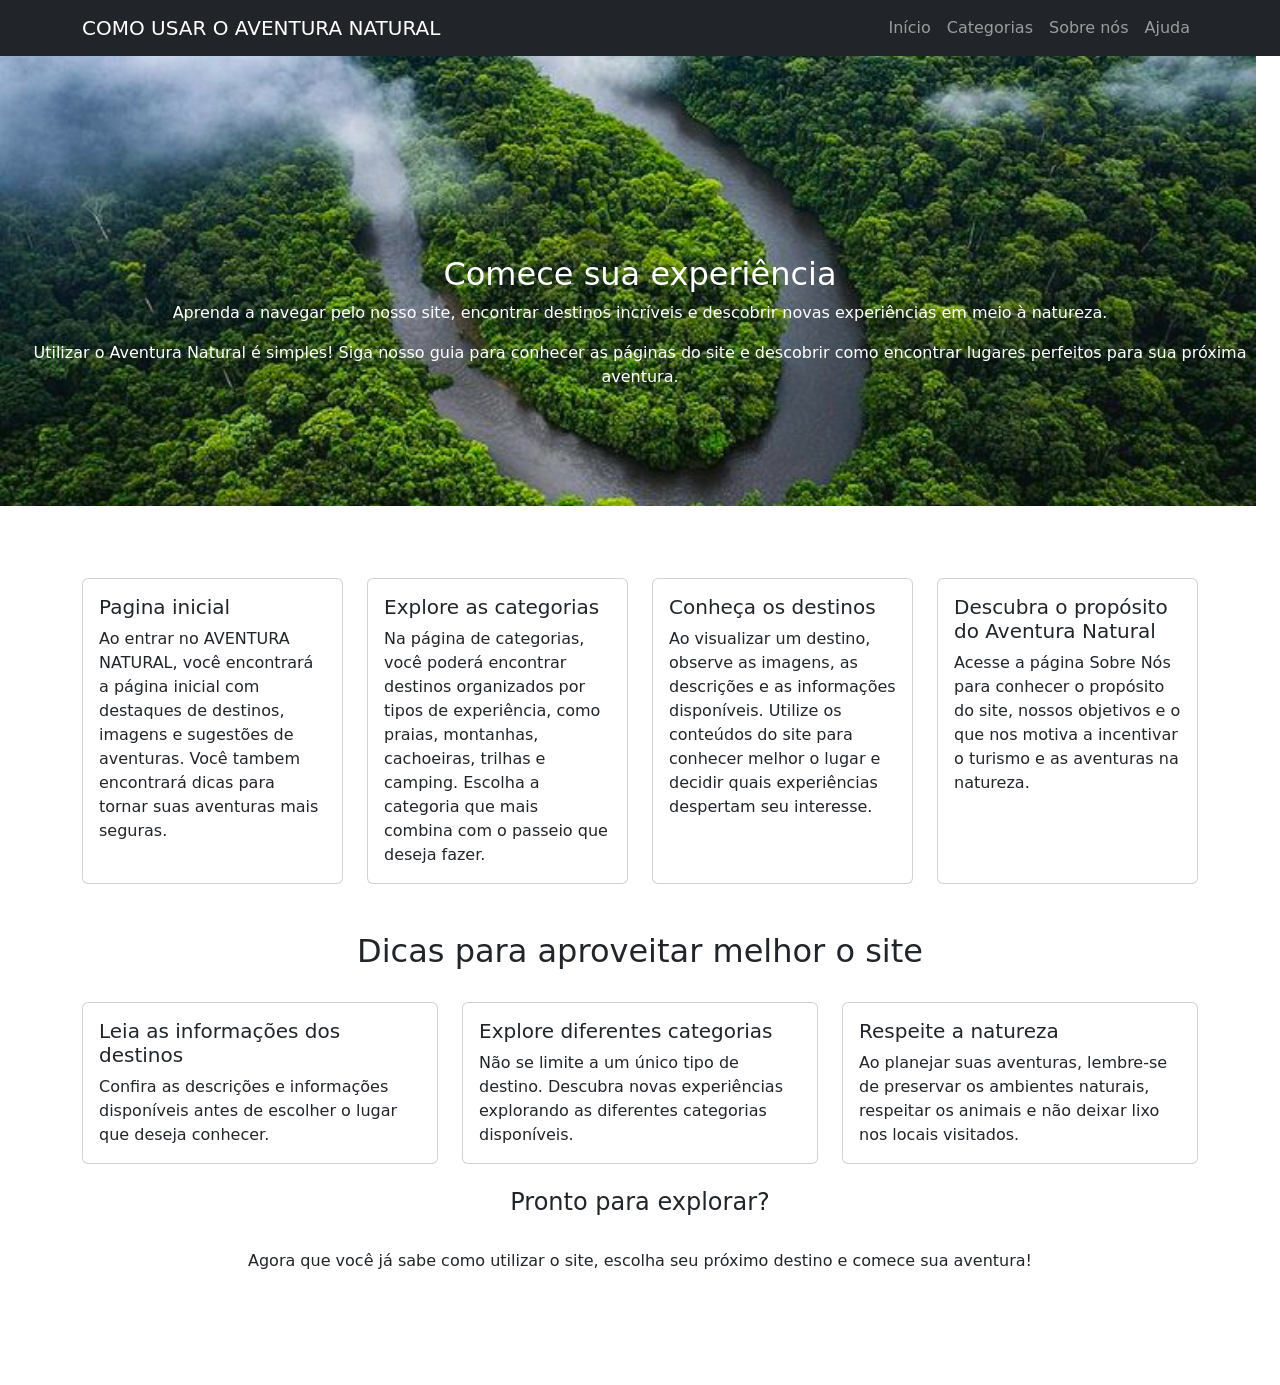
<file: ajuda.html>
<!DOCTYPE html>
<html lang="pt-br">
<head>
    <meta charset="UTF-8">
    <meta name="viewport" content="width=device-width, initial-scale=1.0">
    <title>AVENTURA NATURAL</title>

    <link href="https://cdn.jsdelivr.net/npm/bootstrap@5.3.3/dist/css/bootstrap.min.css" rel="stylesheet">
    <link href="./STYLE.CSS" rel="stylesheet">
</head>
<body>
    <nav class="navbar navbar-expand-lg bg-dark navbar-dark">
        <div class="container">
            <a class="navbar-brand" href="ajuda.html">
                COMO USAR O AVENTURA NATURAL 
            </a>

            <button class="navbar-toggler"
                type="button"
                data-bs-toggle="collapse"
                data-bs-target="#menu">
                <span class="navbar-toggler-icon"></span>
            </button>

            <div class="collapse navbar-collapse" id="menu">
                <!-- links do menu aqui -->

                <div class="navbar-nav ms-auto">
                    <a class="nav-link" href="index.html">
                        Início</a>
                    <a class="nav-link" href="categorias.html">
                        Categorias</a>
                    <a class="nav-link" href="sobrenos.html">
                        Sobre nós</a>
                        <a class="nav-link" href="ajuda.html">
                            Ajuda</a>
                </div>
            </div>
        </div>
    </nav>

    <div id="BB">
        <div class="carousel-caption" id="vv">
            <h2> Comece sua experiência</h2>
            <p> Aprenda a navegar pelo nosso site, encontrar destinos incríveis e descobrir novas experiências em meio à natureza.</p>
            <p>   Utilizar o Aventura Natural é simples! Siga nosso guia para conhecer as páginas do site e descobrir como encontrar lugares perfeitos para sua próxima aventura.</p>
        </div>
    </div>


    <script src="https://cdn.jsdelivr.net/npm/bootstrap@5.3.3/dist/js/bootstrap.bundle.min.js"></script>

     <!-- QUEM SOMOS -->
     <section class="container my-5">


        <br>
         <!-- CARDS -->
         <div class="row justify-content-center g-4">

            <!-- OBJETIVO -->
            <div class="col-md-3">

                <div class="card h-100">

                    <div class="card-body">

                        <h5 class="card-title">
                            Pagina inicial
                        </h5>

                        <p class="card-text">
                            Ao entrar no AVENTURA NATURAL, você encontrará a página inicial com destaques de destinos, imagens e sugestões de aventuras. Você tambem encontrará dicas para tornar suas aventuras mais seguras.
                        </p>

                    </div>

                </div>

            </div>


            <!-- VISÃO -->
            <div class="col-md-3">

                <div class="card h-100">

                    <div class="card-body">

                        <h5 class="card-title">
                            Explore as categorias
                        </h5>

                        <p class="card-text">
                            Na página de categorias, você poderá encontrar destinos organizados por tipos de experiência, como praias, montanhas, cachoeiras, trilhas e camping. Escolha a categoria que mais combina com o passeio que deseja fazer.
                        </p>

                    </div>

                </div>

            </div>

              <!-- VISÃO -->
              <div class="col-md-3">

                <div class="card h-100">

                    <div class="card-body">

                        <h5 class="card-title">
                            Conheça os destinos
                        </h5>

                        <p class="card-text">
                            Ao visualizar um destino, observe as imagens, as descrições e as informações disponíveis. Utilize os conteúdos do site para conhecer melhor o lugar e decidir quais experiências despertam seu interesse.
                        </p>

                    </div>

                </div>

            </div>
             <!-- VISÃO -->
             <div class="col-md-3">

                <div class="card h-100">

                    <div class="card-body">

                        <h5 class="card-title">
                            Descubra o propósito do Aventura Natural
                        </h5>

                        <p class="card-text">
                            Acesse a página Sobre Nós para conhecer o propósito do site, nossos objetivos e o que nos motiva a incentivar o turismo e as aventuras na natureza.
                        </p>

                    </div>

                </div>

            </div>
 <!-- QUEM SOMOS -->
 <section class="container my-5">

    <h2 class="text-center">
        Dicas para aproveitar melhor o site
    </h2>

    <br>
     
    <!-- CARDS -->
    <div class="row justify-content-center g-4">

        <!-- OBJETIVO -->
        <div class="col-md-4">

            <div class="card h-100">

                <div class="card-body">

                    <h5 class="card-title">
                        Leia as informações dos destinos
                    </h5>

                    <p class="card-text">
                        Confira as descrições e informações disponíveis antes de escolher o lugar que deseja conhecer.
                    </p>

                </div>

            </div>

        </div>

        <!-- OBJETIVO -->
        <div class="col-md-4">

            <div class="card h-100">

                <div class="card-body">

                    <h5 class="card-title">
                        Explore diferentes categorias
                    </h5>

                    <p class="card-text">
                        Não se limite a um único tipo de destino. Descubra novas experiências explorando as diferentes categorias disponíveis.
                    </p>

                </div>

            </div>

        </div>

         <!-- OBJETIVO -->
         <div class="col-md-4">

            <div class="card h-100">

                <div class="card-body">

                    <h5 class="card-title">
                        Respeite a natureza
                    </h5>

                    <p class="card-text">
                      Ao planejar suas aventuras, lembre-se de preservar os ambientes naturais, respeitar os animais e não deixar lixo nos locais visitados.
                    </p>

                </div>

            </div>

        </div>
        <br>
    

        <h4 class="text-center">
            Pronto para explorar?
           </h4>
       <p class="text-center">
        Agora que você já sabe como utilizar o site, escolha seu próximo destino e comece sua aventura!
        </p>




</body>
</html>
</file>
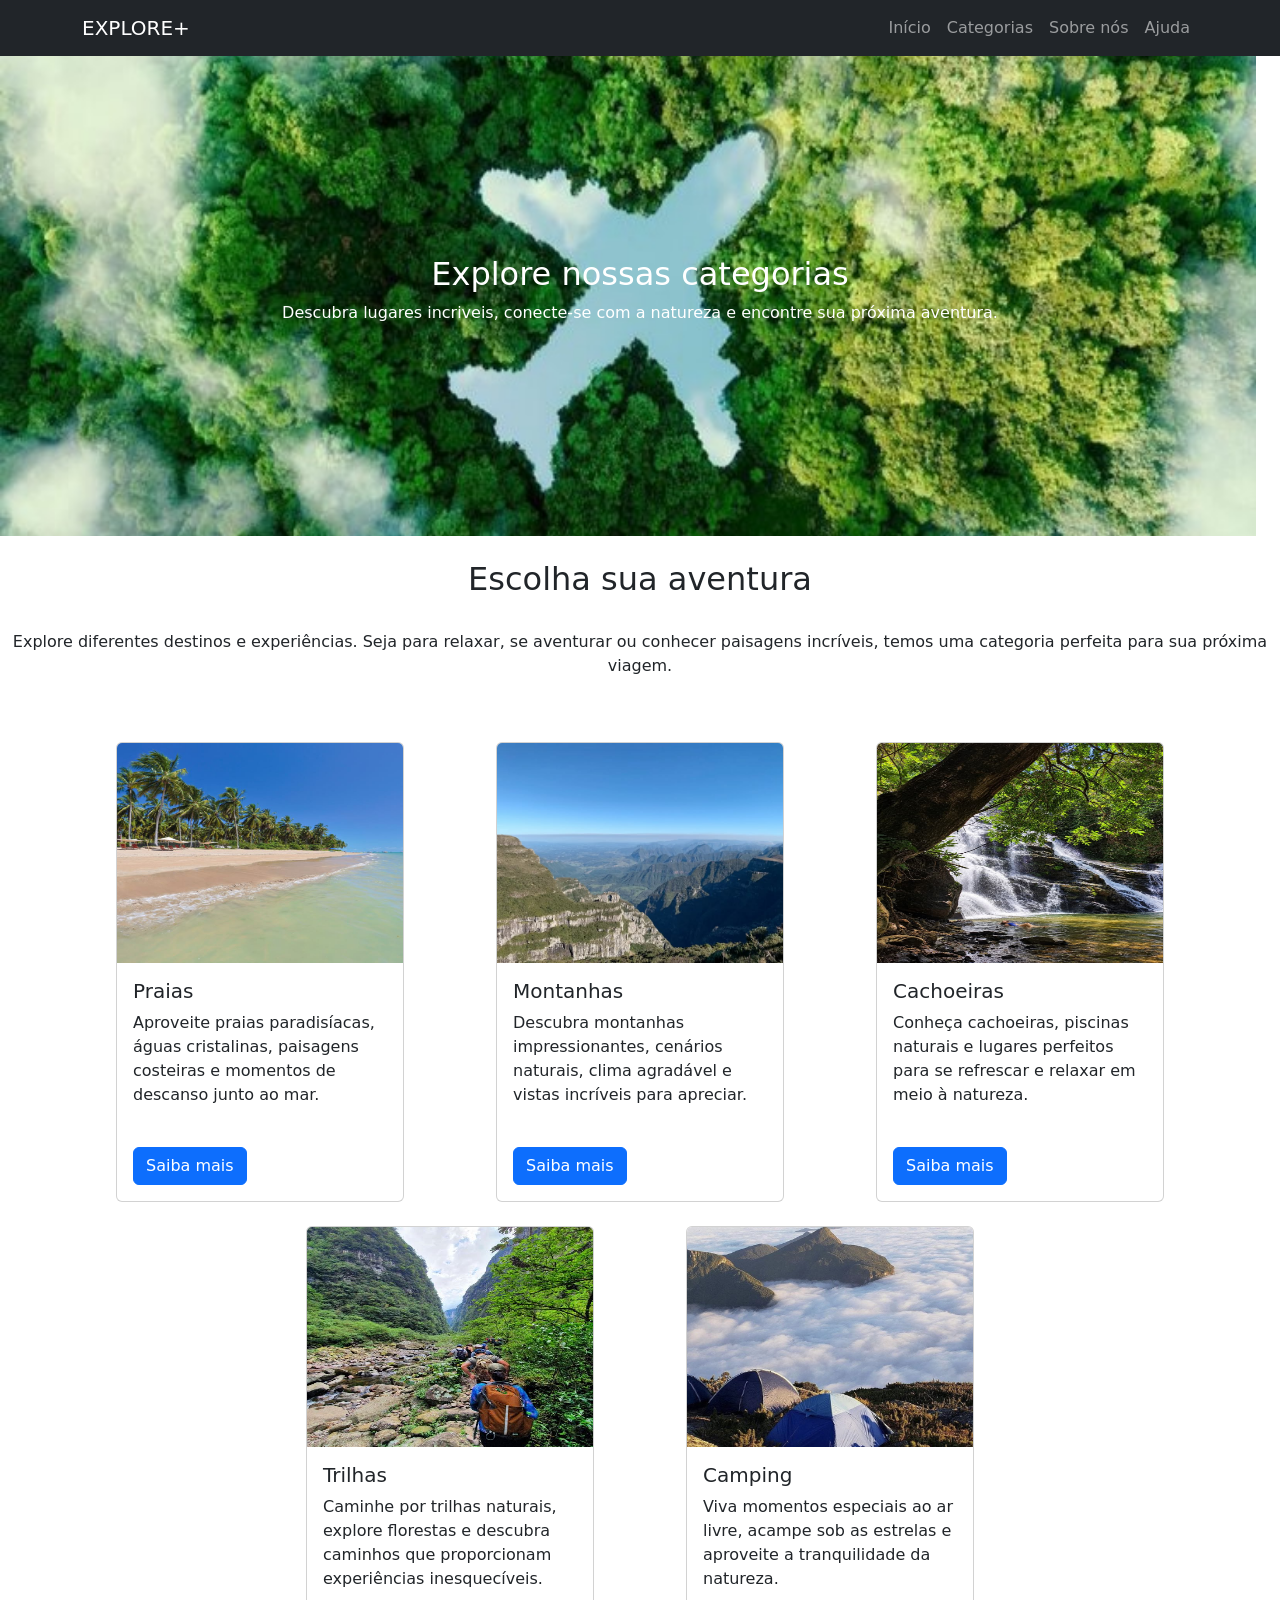
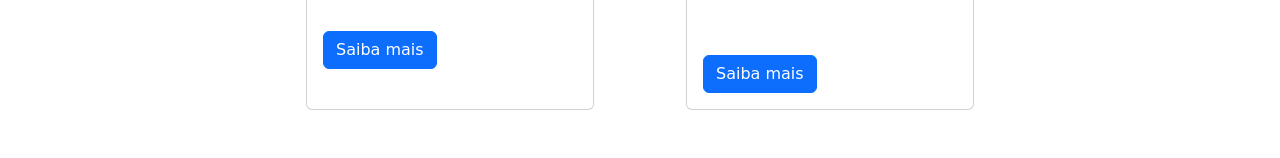
<file: categorias.html>
<!DOCTYPE html>
<html lang="pt-br">
<head>
    <meta charset="UTF-8">
    <meta name="viewport" content="width=device-width, initial-scale=1.0">
    <title>AVENTURA NATURAL</title>

    <link href="https://cdn.jsdelivr.net/npm/bootstrap@5.3.3/dist/css/bootstrap.min.css" rel="stylesheet">
    <link href="./STYLE.CSS" rel="stylesheet">
</head>
<body>
    <nav class="navbar navbar-expand-lg bg-dark navbar-dark">
        <div class="container">
            <a class="navbar-brand" href="categorias.html">
                EXPLORE+
            </a>

            <button class="navbar-toggler"
                type="button"
                data-bs-toggle="collapse"
                data-bs-target="#menu">
                <span class="navbar-toggler-icon"></span>
            </button>

            <div class="collapse navbar-collapse" id="menu">
                <!-- links do menu aqui -->

                <div class="navbar-nav ms-auto">
                    <a class="nav-link" href="index.html">
                        Início</a>
                    <a class="nav-link" href="categorias.html">
                        Categorias</a>
                    <a class="nav-link" href="sobrenos.html">
                        Sobre nós</a>
                        <a class="nav-link" href="ajuda.html">
                            Ajuda</a>
                </div>
            </div>
        </div>
    </nav>

    <div id="muu">
        <div class="carousel-caption" id="vv">
            <h2>Explore nossas categorias</h2>
            <p>Descubra lugares incriveis, conecte-se com a natureza e encontre sua próxima aventura.</p>
        </div>
    </div>
     <br>
    <h2 class="text-center">
        Escolha sua aventura
    </h2>
    <br>

    <p class="text-center">
        Explore diferentes destinos e experiências. Seja para relaxar, se aventurar ou conhecer paisagens incríveis, temos uma categoria perfeita para sua próxima viagem.
    </p>
    <br>
    <br>

    <div class="container">
        <div class="row justify-content-center gy-4">

            <div class="col-md-4 d-flex justify-content-center">
                <div class="card" style="width: 18rem;">
                    <img src="./IMG/praia.jpeg" class="card-img-top" alt="...">
                    <div class="card-body">
                        <h5 class="card-title">
                            Praias
                        </h5>
                        <p class="card-text">Aproveite praias paradisíacas, águas cristalinas, paisagens costeiras e momentos de descanso junto ao mar.</p>
                        <br>
                        <button class="btn btn-primary"
                        data-bs-toggle="modal"
                        data-bs-target="#modalpraia">
                        Saiba mais
                      </button>
                      <br>
                    </div>
                </div>
            </div>

            <div class="col-md-4 d-flex justify-content-center">
                <div class="card" style="width: 18rem;">
                    <img src="./IMG/montanhas.jpeg" class="card-img-top" alt="...">
                    <div class="card-body">
                        <h5 class="card-title">
                            Montanhas
                        </h5>
                        <p class="card-text">Descubra montanhas impressionantes, cenários naturais, clima agradável e vistas incríveis para apreciar.</p>
                        <br>
                        <button class="btn btn-primary"
                        data-bs-toggle="modal"
                        data-bs-target="#modalmontanha">
                        Saiba mais
                      </button>
                        <br>
                    </div>
                </div>
            </div>

            <div class="col-md-4 d-flex justify-content-center">
                <div class="card" style="width: 18rem;">
                    <img src="./IMG/cachoeira.jpeg" class="card-img-top" alt="...">
                    <div class="card-body">
                        <h5 class="card-title">
                            Cachoeiras
                        </h5>
                        <p class="card-text">Conheça cachoeiras, piscinas naturais e lugares perfeitos para se refrescar e relaxar em meio à natureza.</p>
                        <br>
                        <button class="btn btn-primary"
                        data-bs-toggle="modal"
                        data-bs-target="#modalcachoeira">
                        Saiba mais
                      </button>
                        <br>
                    </div>
                </div>
            </div>
           <br>
            <div class="col-md-4 d-flex justify-content-center">
                <div class="card" style="width: 18rem;">
                    <img src="./IMG/tri.jpeg" class="card-img-top" alt="...">
                    <div class="card-body">
                        <h5 class="card-title">
                            Trilhas
                        </h5>
                        <p class="card-text">Caminhe por trilhas naturais, explore florestas e descubra caminhos que proporcionam experiências inesquecíveis.</p>
                        <br>
                        <button class="btn btn-primary"
                        data-bs-toggle="modal"
                        data-bs-target="#modaltrilha">
                        Saiba mais
                      </button>
                        <br>
                    </div>
                </div>
            </div>

            <div class="col-md-4 d-flex justify-content-center">
                <div class="card" style="width: 18rem;">
                    <img src="./IMG/camp.jpeg" class="card-img-top" alt="...">
                    <div class="card-body">
                        <h5 class="card-title">
                            Camping
                        </h5>
                        <p class="card-text">Viva momentos especiais ao ar livre, acampe sob as estrelas e aproveite a tranquilidade da natureza.</p>
                        <br>
                        <br>
                        <button class="btn btn-primary"
                        data-bs-toggle="modal"
                        data-bs-target="#modalcamping">
                        Saiba mais
                      </button>
                    </div>
                </div>
            </div>

        </div>
    </div>
  
    <div class="modal fade" id="modalpraia">
        <div class="modal-dialog"> 
          <div class="modal-content">
            <div class="modal-header"> 
              <h5 class="modal-title">As praias mais famosas do Brasil</h5> 
              <button type="button" class="btn-close" data-bs-dismiss="modal"></button> 
            </div> 
            <div class="modal-body"> 
              <p>Baía do Sancho (Fernando de Noronha, PE): Frequentemente apontada entre as praias mais bonitas do mundo, com falésias e mar cristalino.</p>
              <p>Porto de Galinhas (Ipojuca, PE): Destaque pelos passeios de jangada e piscinas naturais formadas nos recifes.</p>
              <p>Maragogi (AL): Conhecida pelas águas claras e bancos de corais, com praias como Antunes.</p>
              <p>Jericoacoara (CE): Famosa pelas dunas, lagoas e pelo pôr do sol.</p>   
              <p>Praia do Espelho (Trancoso / Porto Seguro, BA): Conhecida pelas falésias, coqueirais e piscinas naturais na maré baixa.</p>
              <p>Maresias (São Sebastião, SP): Uma das praias mais conhecidas do litoral paulista, popular pelo surfe e pela vida noturna.</p>
            </div>
            <div class="modal-footer">  
              <button type="button" class="btn btn-secondary" data-bs-dismiss="modal">Fechar</button> 
            </div>
          </div>
        </div>
      </div>
    </section>
    <div class="container my-5">

        <div class="modal fade" id="modalmontanha">
            <div class="modal-dialog"> 
              <div class="modal-content">
                <div class="modal-header"> 
                  <h5 class="modal-title">As montanhas e picos</h5> 
                  <button type="button" class="btn-close" data-bs-dismiss="modal"></button> 
                </div> 
                <div class="modal-body"> 
                  <p>Dedo de Deus (Teresópolis, RJ): 1.692 m de altitude, no Parque Nacional da Serra dos Órgãos. Marco histórico do montanhismo brasileiro, com vias técnicas e de dificuldade moderada a difícil.</p>
                  <p>Pão de Açúcar e Urca (Rio de Janeiro, RJ): Clássicos urbanos em granito com vias tradicionais e esportivas de frente para o mar, muito procurados entre abril e setembro.</p>
                  <p>Pico das Agulhas Negras (Itatiaia, RJ/MG): Com cerca de 2.798 m, é o ponto mais alto de ambos os estados e exige técnicas de escalada em trechos específicos de acesso ao cume.</p>
                  <p>Pedra do Baú (São Bento do Sapucaí, SP): Destaque na Serra da Mantiqueira, com vias de escalada em rocha e opções de via ferrata.</p>
                  <p>Pedra Azul (Domingos Martins, ES): Paredes de granito icônicas com acesso ao cume por via de escalada, sujeita a agendamento prévio e limite diário de visitantes no parque estadual.</p>
                  <p>Pico Paraná (Campina Grande do Sul / Antonina, PR): 1.877 m, o ponto culminante do Sul do Brasil, com trilhas exigentes e paredes de granito na Serra do Ibitiraquire.</p>  
                </div>
                <div class="modal-footer">  
                  <button type="button" class="btn btn-secondary" data-bs-dismiss="modal">Fechar</button> 
                </div>
              </div>
            </div>
          </div>
        </section>
        <div class="container my-5">

            <div class="modal fade" id="modalcachoeira">
                <div class="modal-dialog"> 
                  <div class="modal-content">
                    <div class="modal-header"> 
                      <h5 class="modal-title">Algumas das cachoeiras mais famosas do Brasil</h5> 
                      <button type="button" class="btn-close" data-bs-dismiss="modal"></button> 
                    </div> 
                    <div class="modal-body"> 
                      <p>
                        Cachoeira Santa Bárbara (Cavalcante, GO):                     
                        Uma das mais procuradas da Chapada dos Veadeiros pelo poço azul-turquesa transparente.</p>
                      <p>
                        Cachoeira do Buracão (Ibicoara, BA):              
                        Destaque da Chapada Diamantina, famosa por desaguar dentro de um cânion com cerca de 85 m a 90 m de altura.</p>
                      <p>
                        Cachoeira da Formiga (Mateiros, TO):                      
                        Clássico do Jalapão para quem quer água cristalina em tom verde-esmeralda e temperatura mais agradável que a de muitas serras.</p>
                      <p>
                        Cachoeira Boca da Onça (Bodoquena Bonito, MS):                      
                        Conhecida pela queda de 156 m (a mais alta do Mato Grosso do Sul) e por um circuito completo de ecoturismo.</p>  
                    </div>
                    <div class="modal-footer">  
                      <button type="button" class="btn btn-secondary" data-bs-dismiss="modal">Fechar</button> 
                    </div>
                  </div>
                </div>
              </div>
            </section>
            <div class="container my-5">

                <div class="modal fade" id="modaltrilha">
                    <div class="modal-dialog"> 
                      <div class="modal-content">
                        <div class="modal-header"> 
                          <h5 class="modal-title">As trilhas mais famosas do Brasil</h5> 
                          <button type="button" class="btn-close" data-bs-dismiss="modal"></button> 
                        </div> 
                        <div class="modal-body"> 
                          <p>Travessia Petrópolis–Teresópolis (RJ): Cerca de 30 km (geralmente em 3 dias) pela Serra dos Órgãos, com subidas exigentes e vistas como a Pedra do Sino (2.275 m).</p>
                          <p>Vale do Pati – Chapada Diamantina (BA): Clássico de trekking por vales, morros e cachoeiras, com pernoites em casas de moradores locais.</p>
                          <p>Travessia dos Lençóis Maranhenses (MA): Caminhada por dunas de areia clara e lagoas sazonais, com roteiros que costumam durar de 3 a 5 dias</p>
                          <p>Trilha do Rio do Boi (SC/RS): Percurso de cerca de 14 km (média de 6 horas) margeando e cruzando o rio no interior de cânion na divisa entre Santa Catarina e Rio Grande do Sul.</p>
                          <p>Meia Volta de Ilhabela (SP): Travessia de cerca de 43 km (2 a 3 dias) por Mata Atlântica, costões, cachoeiras e praias isoladas no litoral norte paulista.</p>
                          <p>Morro Dois Irmãos e Pedra da Gávea (RJ): Trilhas urbanas famosas no Rio de Janeiro com vistas panorâmicas da cidade e do litoral.</p>
                          <p>Monte Roraima (RR): Expedição de vários dias até o topo de um tepui na região de fronteira, com formações rochosas únicas.</p>  
                        </div>
                        <div class="modal-footer">  
                          <button type="button" class="btn btn-secondary" data-bs-dismiss="modal">Fechar</button> 
                        </div>
                      </div>
                    </div>
                  </div>
                </section>
                <div class="container my-5">

                    <div class="modal fade" id="modalcamping">
                        <div class="modal-dialog"> 
                          <div class="modal-content">
                            <div class="modal-header"> 
                              <h5 class="modal-title">Alguns dos campings mais famosos e procurados</h5> 
                              <button type="button" class="btn-close" data-bs-dismiss="modal"></button> 
                            </div> 
                            <div class="modal-body"> 
                              <p>Camping Cabreúva: Muito conhecido no interior paulista, com áreas arborizadas e estrutura completa para barracas e trailers (diárias de referência na região em torno de R$ 70).</p>
                              <p>Camping Pedra do Sino: Clássico do litoral norte de São Paulo, cercado por Mata Atlântica e próximo a trilhas e praias (diárias de referência em torno de R$ 70).</p>
                              <p>PachaMama: Um dos nomes mais emblemáticos da Chapada dos Veadeiros, muito buscado por aventureiros e viajantes ligados ao ecoturismo (diárias de referência em torno de R$ 70).</p>
                              <p>Sítio Família Catarina: Destaque na serra catarinense, muito citado por campistas que buscam frio, montanhas e hospitalidade rural (diárias de referência em torno de R$ 40).</p>
                              <p>Mundaí: Bastante conhecido no sul da Bahia para quem quer acampar perto do litoral e com estrutura de apoio (diárias de referência em torno de R$ 90).</p>
                              <p>Camping Praia do Forte: Famoso no litoral norte baiano pela proximidade com praias, projetos ambientais e a vila (diárias de referência em torno de R$ 50).</p>  
                            </div>
                            <div class="modal-footer">  
                              <button type="button" class="btn btn-secondary" data-bs-dismiss="modal">Fechar</button> 
                            </div>
                          </div>
                        </div>
                      </div>
                    </section>
                    <div class="container my-5">

    <script src="https://cdn.jsdelivr.net/npm/bootstrap@5.3.3/dist/js/bootstrap.bundle.min.js"></script>

</body>
</html>
</file>
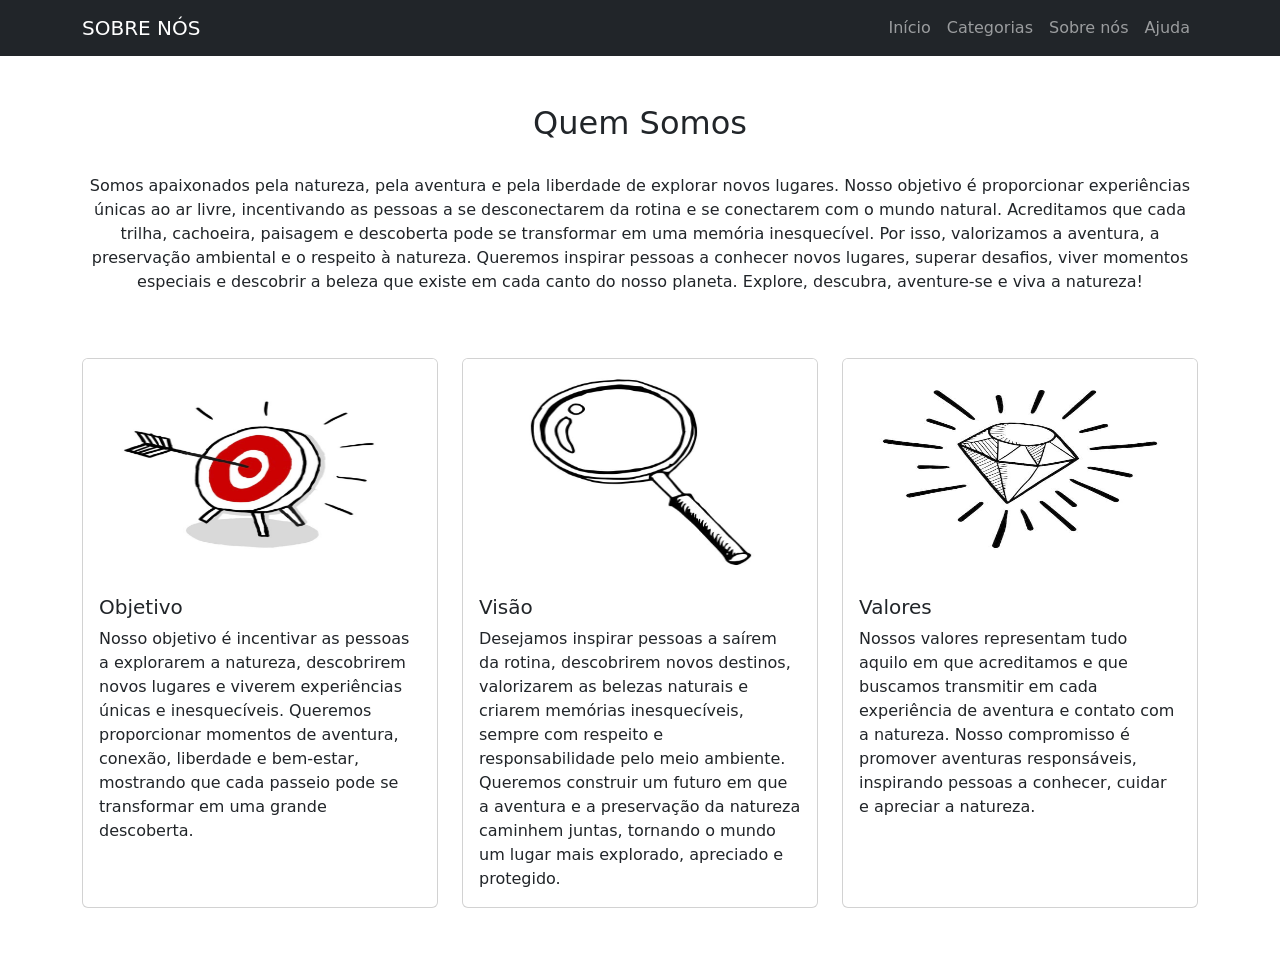
<file: sobrenos.html>
<!DOCTYPE html>
<html lang="pt-br">

<head>
    <meta charset="UTF-8">
    <meta name="viewport" content="width=device-width, initial-scale=1.0">

    <link href="https://cdn.jsdelivr.net/npm/bootstrap@5.3.3/dist/css/bootstrap.min.css" rel="stylesheet">

    <link href="./STYLE.CSS" rel="stylesheet">

    <title>AVENTURA NATURAL</title>
</head>

<body>

    <!-- MENU -->
    <nav class="navbar navbar-expand-lg bg-dark navbar-dark">

        <div class="container">

            <a class="navbar-brand" href="sobrenos.html">
                SOBRE NÓS
            </a>

            <button class="navbar-toggler"
                type="button"
                data-bs-toggle="collapse"
                data-bs-target="#menu"
                aria-controls="menu"
                aria-expanded="false"
                aria-label="Abrir menu">

                <span class="navbar-toggler-icon"></span>

            </button>

            <div class="collapse navbar-collapse" id="menu">

                <div class="navbar-nav ms-auto">

                    <a class="nav-link" href="index.html">
                        Início
                    </a>

                    <a class="nav-link" href="categorias.html">
                        Categorias
                    </a>

                    <a class="nav-link" href="sobrenos.html">
                        Sobre nós
                    </a>
                    <a class="nav-link" href="ajuda.html">
                        Ajuda</a>

                </div>

            </div>

        </div>

    </nav>


    <!-- QUEM SOMOS -->
    <section class="container my-5">

        <h2 class="text-center">
            Quem Somos
        </h2>

        <br>

        <p class="text-center">

            Somos apaixonados pela natureza, pela aventura e pela liberdade de explorar novos lugares. Nosso objetivo é proporcionar experiências únicas ao ar livre, incentivando as pessoas a se desconectarem da rotina e se conectarem com o mundo natural.

            Acreditamos que cada trilha, cachoeira, paisagem e descoberta pode se transformar em uma memória inesquecível. Por isso, valorizamos a aventura, a preservação ambiental e o respeito à natureza.

            Queremos inspirar pessoas a conhecer novos lugares, superar desafios, viver momentos especiais e descobrir a beleza que existe em cada canto do nosso planeta.

            Explore, descubra, aventure-se e viva a natureza!

        </p>

        <br>
        <br>


        <!-- CARDS -->
        <div class="row justify-content-center g-4">

            <!-- OBJETIVO -->
            <div class="col-md-4">

                <div class="card h-100">

                    <img src="./IMG/objetivo.jpeg"
                        class="card-img-top"
                        alt="Objetivo">

                    <div class="card-body">

                        <h5 class="card-title">
                            Objetivo
                        </h5>

                        <p class="card-text">
                            Nosso objetivo é incentivar as pessoas a explorarem a natureza, descobrirem novos lugares e viverem experiências únicas e inesquecíveis. Queremos proporcionar momentos de aventura, conexão, liberdade e bem-estar, mostrando que cada passeio pode se transformar em uma grande descoberta.
                        </p>

                    </div>

                </div>

            </div>


            <!-- VISÃO -->
            <div class="col-md-4">

                <div class="card h-100">

                    <img src="./IMG/visao1.jpeg"
                        class="card-img-top"
                        alt="Visão">

                    <div class="card-body">

                        <h5 class="card-title">
                            Visão
                        </h5>

                        <p class="card-text">
                            Desejamos inspirar pessoas a saírem da rotina, descobrirem novos destinos, valorizarem as belezas naturais e criarem memórias inesquecíveis, sempre com respeito e responsabilidade pelo meio ambiente.

                            Queremos construir um futuro em que a aventura e a preservação da natureza caminhem juntas, tornando o mundo um lugar mais explorado, apreciado e protegido.
                        </p>

                    </div>

                </div>

            </div>


            <!-- VALORES -->
            <div class="col-md-4">

                <div class="card h-100">

                    <img src="./IMG/valores1.jpeg"
                        class="card-img-top"
                        alt="Valores">

                    <div class="card-body">

                        <h5 class="card-title">
                            Valores
                        </h5>

                        <p class="card-text">
                            Nossos valores representam tudo aquilo em que acreditamos e que buscamos transmitir em cada experiência de aventura e contato com a natureza. Nosso compromisso é promover aventuras responsáveis, inspirando pessoas a conhecer, cuidar e apreciar a natureza.
                        </p>

                    </div>

                </div>

            </div>

        </div>

    </section>


    <!-- JAVASCRIPT BOOTSTRAP -->
    <script src="https://cdn.jsdelivr.net/npm/bootstrap@5.3.3/dist/js/bootstrap.bundle.min.js"></script>

</body>

</html>
</file>
<file: STYLE.CSS>
.card-img-top {
        height: 220px;
    }

    .carousel-item img {
        height: 500px;
        object-fit: cover;
      }
      
      .card {
        height: 100%;
        transition: 0.3s;
      }

      .card:hover {
        transform: translateY(-5px);
      }



      /* Caixa principal do Modal */
.modal-content {
  border: none;
  border-radius: 18px;
  overflow: hidden;

  /* Sombra ao redor da janela */
  box-shadow: 0 10px 30px rgba(0, 0, 0, 0.25);
}

/* -----------------------------------------------------​

   CABEÇALHO DO MODAL​

----------------------------------------------------- */
.modal-header {
  padding: 20px 25px;

  /* Remove a linha padrão do Bootstrap */
  border-bottom: none;

  background-color: #f8f9fa;
}

/* Título do Modal */
.modal-title {
  font-size: 1.5rem;
  font-weight: 700;
}

/* Corpo do Modal */
.modal-body {
  padding: 30px;
  font-size: 1rem;
  line-height: 1.7;
}

/* Imagem dentro do Modal */
.modal-body img {
  width: 440px;
  border-radius: 12px;
  margin-bottom: 20px;
}

/* Rodapé do Modal */
.modal-footer {
  padding: 15px 25px;
  border-top: none;
  background-color: #f8f9fa;
}

/* Botões do Modal */
.modal .btn {
  border-radius: 8px;
  padding: 8px 20px;
}


/* -----------------------------------------------------​

   CAIXA PRINCIPAL​

   ----------------------------------------------------- */
/* Cria uma caixa separada para o Accordion. O max-width evita que fique muito largo. */
.faq-box {
  max-width: 850px;
  /* Centraliza a caixa */
  margin: 0 auto;
  /* Espaçamento interno */
  padding: 35px;
  /* Fundo da caixa */
  background-color: #ffffff;
  /* Cantos arredondados */
  border-radius: 18px;
  /* Borda */
  border: 1px solid #e9ecef;
  /* Sombra para criar sensação de elevação */
  box-shadow: 0 8px 25px rgba(0, 0, 0, 0.12);
}
  /* -----------------------------------------------------​

   ÁREA DO ACCORDION​

   ----------------------------------------------------- */
.faq-box .accordion {
  width: 100%;
}

/* -----------------------------------------------------​

   CADA PERGUNTA​

   ----------------------------------------------------- */
.faq-box .accordion-item {
  /* Remove a borda padrão */
  border: none;
  /* Espaço entre as perguntas */
  margin-bottom: 15px;
  /* Arredonda cada "gaveta" */
  border-radius: 12px;
  /* Mantém o conteúdo dentro do arredondamento */
  overflow: hidden;
  /* Pequena sombra em cada item */
  box-shadow: 0 3px 10px rgba(0, 0, 0, 0.08);
}

  /* EFEITO AO CLICAR */
/* Remove o contorno padrão que aparece quando o botão recebe foco. */
.faq-box .accordion-button:focus {
  box-shadow: none;
}

/* ÁREA DA RESPOSTA */
.faq-box .accordion-body {
  /* Espaçamento interno maior */
  padding: 25px;
  /* Espaçamento entre linhas */
  line-height: 1.7;
  /* Fundo da resposta */
  background-color: #ffffff;
}

/* BOTÃO DA PERGUNTA */
.faq-box .accordion-button {
  /* Espaçamento interno */
  padding: 20px 22px;
  /* Tamanho do texto */
  font-size: 1rem;
  /* Deixa a pergunta em destaque */
  font-weight: 600;
  /* Cor de fundo */
  background-color: #f8f9fa;
}

/* PERGUNTA ABERTA */
.faq-box .accordion-button:not(.collapsed) {
  background-color: #e9ecef;
  /* Remove sombra padrão */
  box-shadow: none;
}

#muu {
  background-image: url("../IMG/categorias.jpeg");
  background-repeat: no-repeat;
  background-size: cover;
  background-position: center;
  height: 480px;
  width: 1256px;
}

#vv {
  position: absolute;
  top: 50%;
  left: 50%;
  transform: translate(-50%, -50%);
  text-align: center;
  width: 100%;
}
#BB {
  background-image: url("../IMG/eco2.jpeg");
  background-repeat: no-repeat;
  background-size: cover;
  background-position: center;
  height: 450px;
  width: 1256px;
}
</file>
